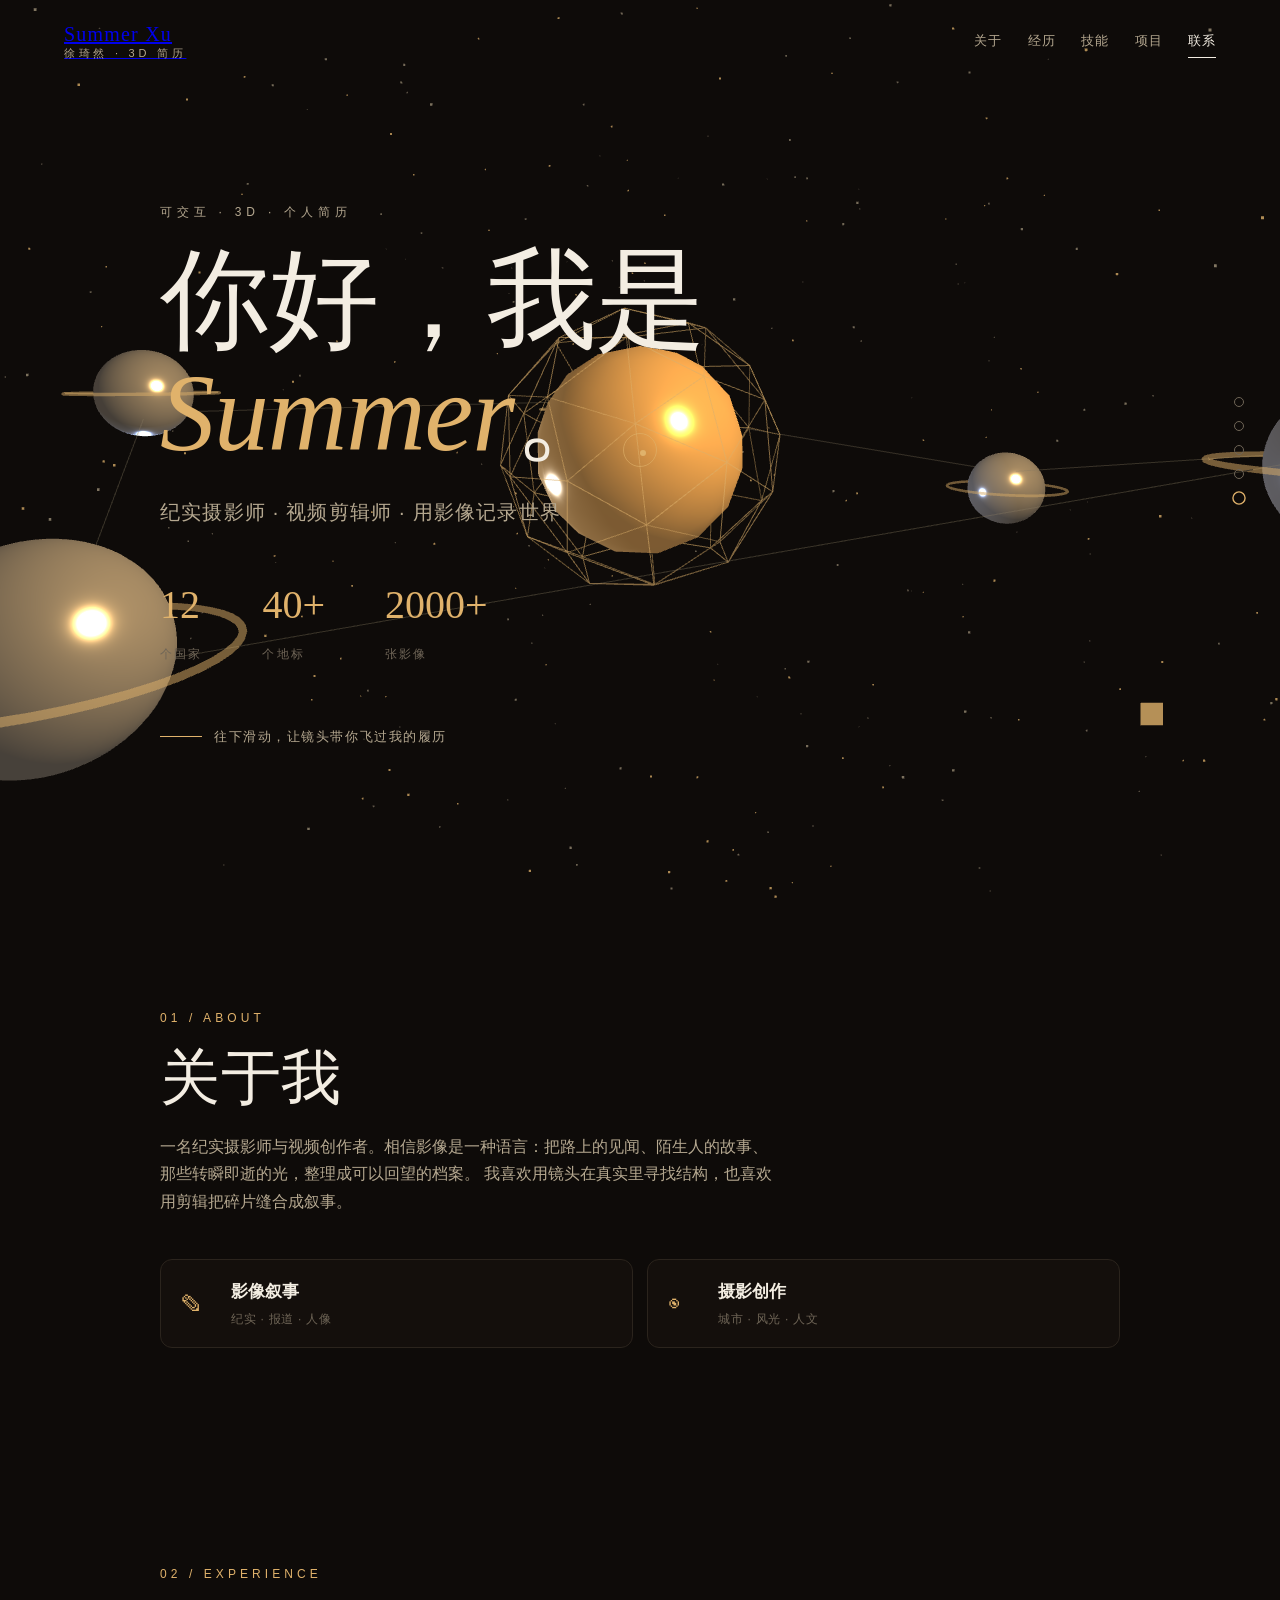
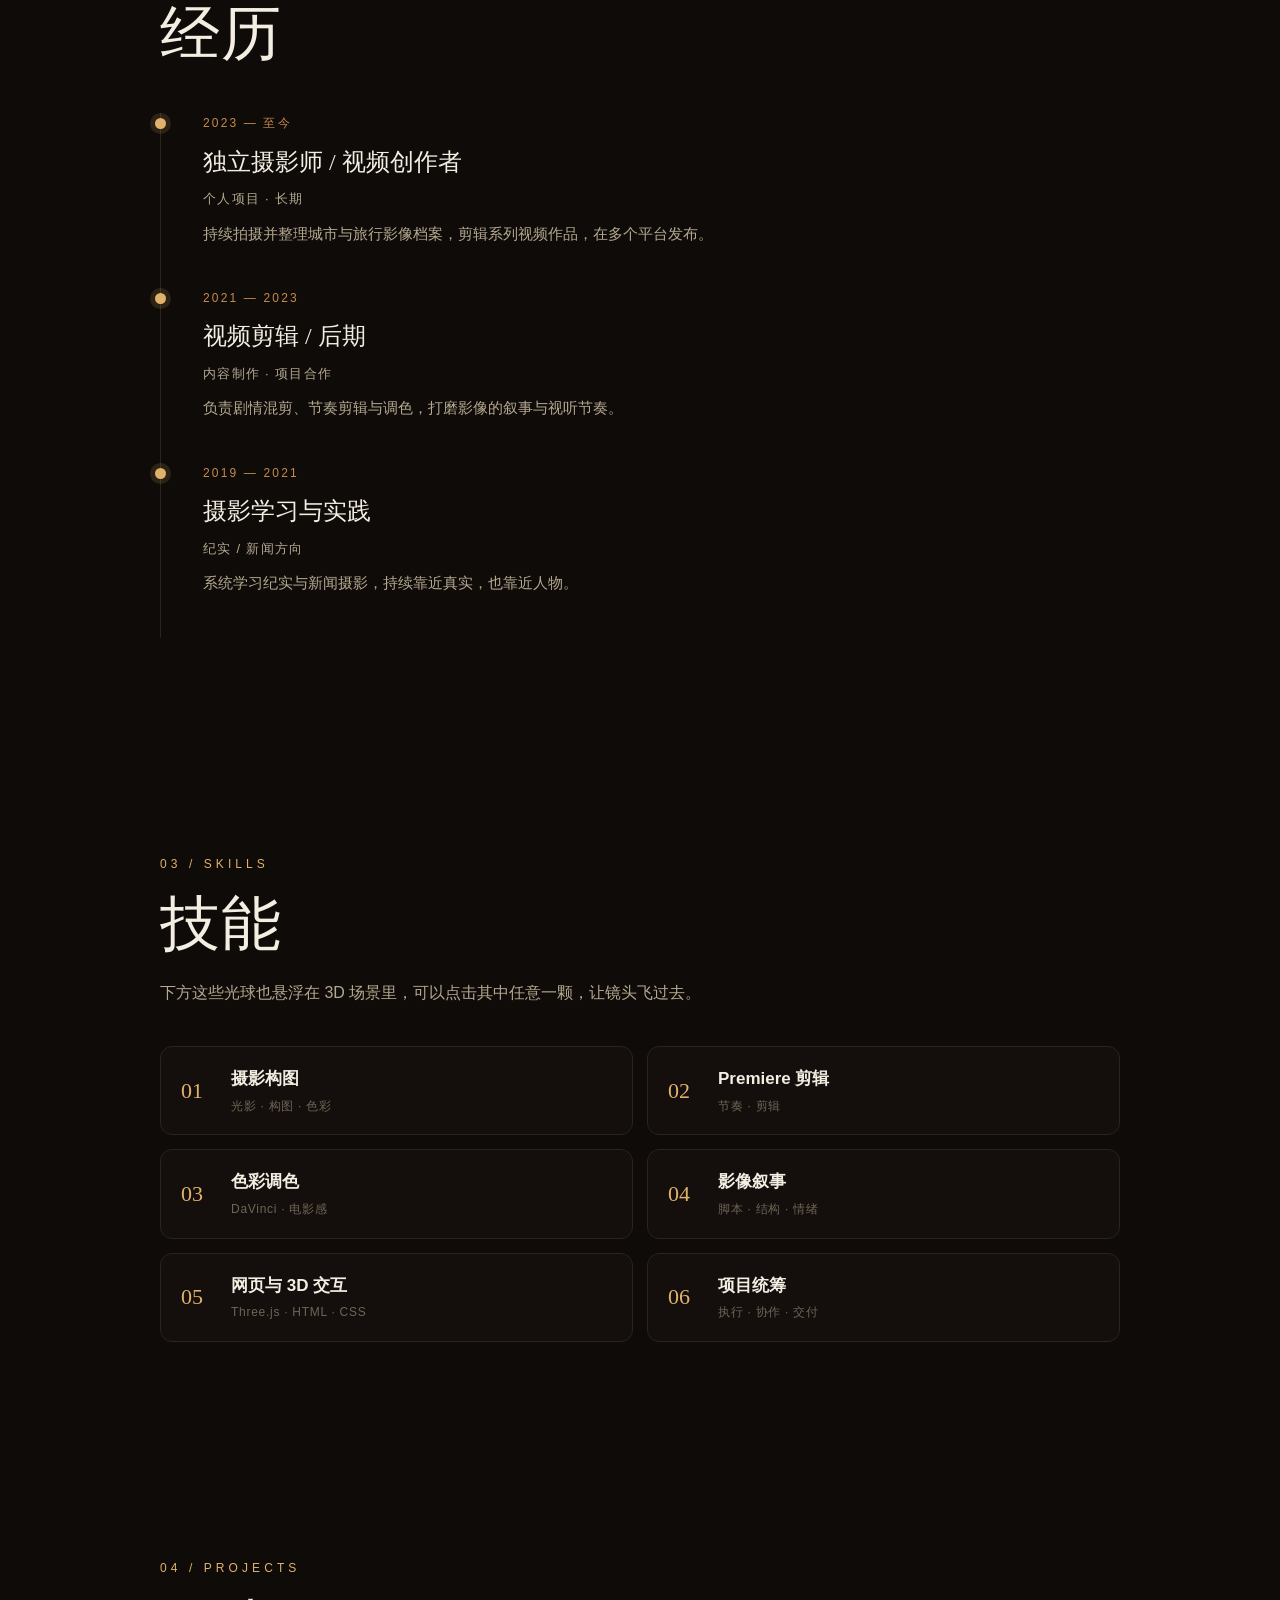
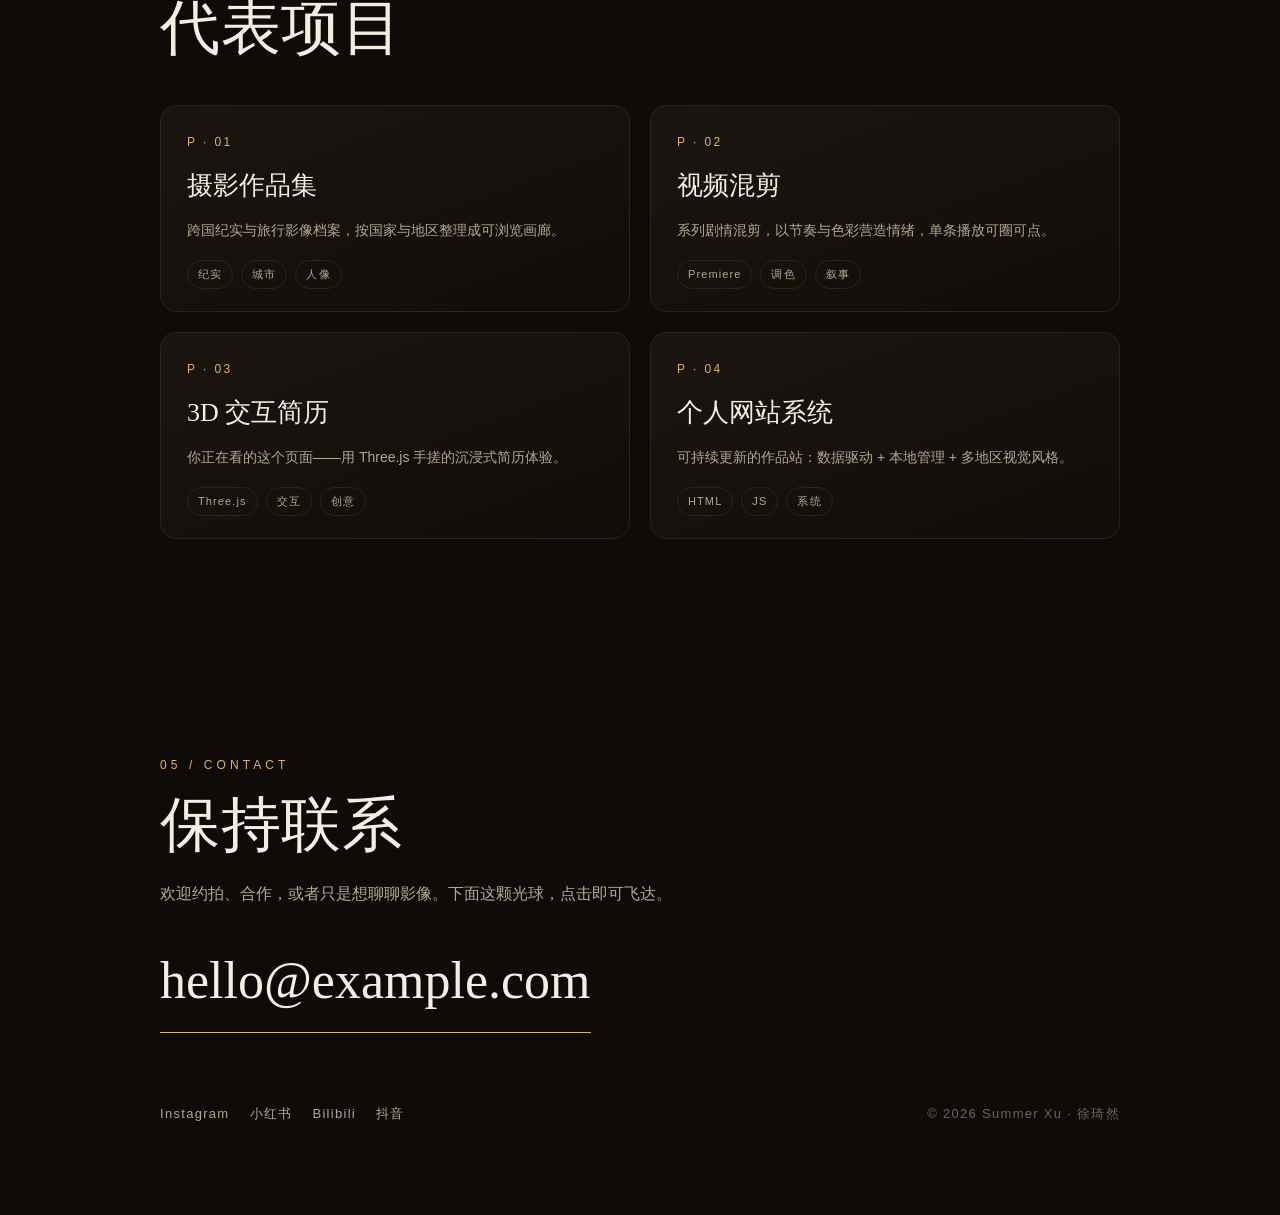
<file: resume3d.html>
<!DOCTYPE html>
<html lang="zh-CN">
<head>
  <meta charset="UTF-8">
  <meta name="viewport" content="width=device-width, initial-scale=1.0">
  <title>Summer Xu · 3D 简历</title>
  <style>
    :root {
      --bg: #0e0b09;
      --bg-soft: #181310;
      --ink: #f3ede2;
      --ink-soft: #b5a890;
      --ink-dim: #6f6557;
      --line: #2b241d;
      --accent: #e0b26b;
      --accent-2: #c98a4b;
      --serif: Georgia, "Songti SC", "STSong", "Noto Serif SC", serif;
      --sans: "Helvetica Neue", "PingFang SC", "Hiragino Sans GB", "Noto Sans SC", -apple-system, sans-serif;
    }
    * { margin: 0; padding: 0; box-sizing: border-box; }
    html { scroll-behavior: smooth; }
    body, html { height: 100%; }
    body {
      background: var(--bg);
      color: var(--ink);
      font-family: var(--sans);
      line-height: 1.7;
      -webkit-font-smoothing: antialiased;
      overflow-x: hidden;
    }
    ::selection { background: var(--accent); color: #1a1305; }

    /* ---------- 3D 画布 ---------- */
    #scene {
      position: fixed; inset: 0; z-index: 0;
      pointer-events: none;
    }
    #scene canvas { display: block; }

    /* ---------- 加载页 ---------- */
    #loader {
      position: fixed; inset: 0; z-index: 9999;
      display: grid; place-items: center;
      background: var(--bg);
      transition: opacity .8s ease, visibility .8s ease;
    }
    #loader.is-done { opacity: 0; visibility: hidden; }
    .loader__inner { text-align: center; }
    .loader__ring {
      width: 48px; height: 48px; margin: 0 auto 18px;
      border: 1px solid var(--line); border-top-color: var(--accent);
      border-radius: 50%; animation: spin 1s linear infinite;
    }
    @keyframes spin { to { transform: rotate(360deg); } }
    .loader__t { font-family: var(--serif); letter-spacing: .4em; font-size: 14px; color: var(--ink-soft); }

    /* ---------- 导航 ---------- */
    header.site {
      position: fixed; top: 0; left: 0; right: 0; z-index: 40;
      display: flex; align-items: center; justify-content: space-between;
      padding: 22px clamp(20px, 5vw, 64px);
      border-bottom: 1px solid transparent;
      transition: border-color .4s ease, background .4s ease, backdrop-filter .4s ease;
    }
    header.site.is-scrolled {
      background: rgba(14, 11, 9, .72);
      border-color: var(--line);
      backdrop-filter: blur(12px);
    }
    .brand { display: grid; gap: 1px; line-height: 1.2; }
    .brand__en { font-family: var(--serif); font-size: 20px; letter-spacing: .06em; }
    .brand__zh { font-size: 11px; letter-spacing: .34em; color: var(--ink-soft); }
    nav.links { display: flex; gap: 26px; align-items: center; }
    nav.links a {
      font-size: 13px; letter-spacing: .06em; color: var(--ink-soft);
      text-decoration: none; position: relative; padding: 4px 0;
      transition: color .25s ease;
    }
    nav.links a::after {
      content: ""; position: absolute; left: 0; right: 0; bottom: -2px; height: 1px;
      background: var(--ink); transform: scaleX(0); transform-origin: left;
      transition: transform .3s ease;
    }
    nav.links a:hover, nav.links a.is-active { color: var(--ink); }
    nav.links a:hover::after, nav.links a.is-active::after { transform: scaleX(1); }
    @media (max-width: 640px) { nav.links a { font-size: 12px; } nav.links a:nth-child(4) { display: none; } }

    /* ---------- 滚动正文覆盖层 ---------- */
    .overlay { position: relative; z-index: 10; }
    section { max-width: 1080px; margin: 0 auto; padding: clamp(70px, 12vh, 130px) clamp(22px, 6vw, 60px); }
    .eyebrow {
      font-size: 12px; letter-spacing: .34em; text-transform: uppercase;
      color: var(--accent); margin-bottom: 18px;
    }
    .sec-title {
      font-family: var(--serif); font-size: clamp(34px, 5vw, 60px);
      font-weight: 400; line-height: 1.08; letter-spacing: .01em;
    }
    .sec-lead { margin-top: 22px; max-width: 620px; color: var(--ink-soft); font-size: 16px; }
    .fade { opacity: 0; transform: translateY(24px); transition: opacity .7s ease, transform .7s ease; }
    .fade.on { opacity: 1; transform: none; }

    /* ---------- 首页 Hero ---------- */
    .hero {
      min-height: 100vh; display: flex; flex-direction: column; justify-content: center;
      padding-top: 110px; padding-bottom: 60px;
    }
    .hero .kicker {
      font-size: 12px; letter-spacing: .4em; text-transform: uppercase;
      color: var(--ink-soft); margin-bottom: 22px;
    }
    .hero h1 {
      font-family: var(--serif); font-weight: 400;
      font-size: clamp(46px, 9vw, 110px); line-height: 1.02; letter-spacing: -.01em;
    }
    .hero h1 .accent { color: var(--accent); font-style: italic; }
    .hero .role { margin-top: 26px; font-size: clamp(16px, 2vw, 20px); color: var(--ink-soft); letter-spacing: .06em; }
    .hero .stats { margin-top: 42px; display: flex; gap: clamp(28px, 5vw, 60px); flex-wrap: wrap; }
    .stat b { display: block; font-family: var(--serif); font-size: clamp(26px, 3.4vw, 40px); color: var(--accent); font-weight: 400; }
    .stat span { font-size: 12px; letter-spacing: .18em; text-transform: uppercase; color: var(--ink-dim); }
    .hero .hint { margin-top: 60px; display: flex; align-items: center; gap: 12px; color: var(--ink-soft); font-size: 13px; letter-spacing: .12em; }
    .hint .line { width: 42px; height: 1px; background: var(--accent); }

    /* ---------- 经历时间线 ---------- */
    .timeline { margin-top: 46px; border-left: 1px solid var(--line); padding-left: clamp(20px, 4vw, 42px); }
    .tl-item { position: relative; padding-bottom: 42px; }
    .tl-item::before {
      content: ""; position: absolute; left: calc(-1 * clamp(20px, 4vw, 42px) - 6px); top: 5px;
      width: 11px; height: 11px; border-radius: 50%; background: var(--accent);
      box-shadow: 0 0 0 5px rgba(224, 178, 107, .14);
    }
    .tl-item__meta { font-size: 12px; letter-spacing: .18em; color: var(--accent-2); text-transform: uppercase; }
    .tl-item__role { font-family: var(--serif); font-size: 24px; margin: 8px 0 6px; }
    .tl-item__org { font-size: 13px; letter-spacing: .1em; color: var(--ink-soft); margin-bottom: 10px; }
    .tl-item__p { color: var(--ink-soft); font-size: 15px; max-width: 560px; }

    /* ---------- 技能 ---------- */
    .skills { margin-top: 40px; display: grid; grid-template-columns: repeat(2, 1fr); gap: 14px; }
    @media (max-width: 640px) { .skills { grid-template-columns: 1fr; } }
    .skill {
      border: 1px solid var(--line); border-radius: 12px; padding: 18px 20px;
      background: rgba(30, 24, 18, .4); display: flex; align-items: center; gap: 16px;
      transition: border-color .3s ease, transform .3s ease, background .3s ease, box-shadow .3s ease;
    }
    .skill:hover {
      border-color: var(--accent); background: rgba(38, 30, 22, .6);
      box-shadow: 0 10px 32px rgba(0,0,0,.4); transform: translateY(-2px);
    }
    .skill__no { font-family: var(--serif); font-size: 22px; color: var(--accent); width: 34px; flex: none; }
    .skill__name { font-size: 17px; font-weight: 600; }
    .skill__tag { font-size: 12px; color: var(--ink-dim); letter-spacing: .06em; margin-top: 2px; }

    /* ---------- 项目 ---------- */
    .cards { margin-top: 44px; display: grid; grid-template-columns: repeat(2, 1fr); gap: 20px; }
    @media (max-width: 720px) { .cards { grid-template-columns: 1fr; } }
    .card {
      position: relative; border: 1px solid var(--line); border-radius: 16px; overflow: hidden;
      background: linear-gradient(160deg, rgba(38, 30, 22, .55), rgba(20, 16, 12, .5));
      transition: transform .35s ease, border-color .35s ease, box-shadow .35s ease;
      display: block; color: inherit; text-decoration: none;
    }
    .card:hover { transform: translateY(-4px); border-color: var(--accent); box-shadow: 0 20px 46px rgba(0,0,0,.5); }
    .card__pad { padding: 26px 26px 22px; }
    .card__no { font-size: 12px; letter-spacing: .2em; color: var(--accent); }
    .card__title { font-family: var(--serif); font-size: 26px; margin: 12px 0 10px; }
    .card__p { color: var(--ink-soft); font-size: 14px; }
    .card__tags { margin-top: 18px; display: flex; flex-wrap: wrap; gap: 8px; }
    .card__tags span { font-size: 11px; letter-spacing: .1em; color: var(--ink-soft); border: 1px solid var(--line); padding: 4px 10px; border-radius: 999px; }

    /* ---------- 联系 ---------- */
    .contact { padding-bottom: 90px; }
    .contact a.big {
      display: inline-block; margin-top: 30px; font-family: var(--serif);
      font-size: clamp(28px, 5vw, 52px); color: var(--ink); text-decoration: none;
      border-bottom: 1px solid var(--accent); padding-bottom: 6px; transition: color .3s ease;
    }
    .contact a.big:hover { color: var(--accent); }
    .foot-row { margin-top: 70px; display: flex; flex-wrap: wrap; justify-content: space-between; gap: 16px; color: var(--ink-dim); font-size: 13px; letter-spacing: .1em; }
    .socials { display: flex; gap: 20px; }
    .socials a { color: var(--ink-soft); text-decoration: none; font-size: 13px; letter-spacing: .1em; transition: color .25s; }
    .socials a:hover { color: var(--accent); }

    /* ---------- 3D 球上的提示标签 ---------- */
    .node-tip {
      position: fixed; z-index: 30; pointer-events: none;
      transform: translate(-50%, 0); padding: 6px 12px; border-radius: 999px;
      background: rgba(14, 11, 9, .85); border: 1px solid var(--line);
      color: var(--ink); font-size: 12px; letter-spacing: .12em; white-space: nowrap;
      opacity: 0; transition: opacity .2s ease; box-shadow: 0 8px 24px rgba(0,0,0,.4);
    }
    .node-tip.is-on { opacity: 1; }

    /* ---------- 自定义光标 ---------- */
    .cursor {
      position: fixed; z-index: 9998; pointer-events: none; left: 0; top: 0;
      transform: translate(-50%, -50%);
    }
    .cursor__dot { width: 6px; height: 6px; border-radius: 50%; background: var(--accent); }
    .cursor__ring {
      width: 34px; height: 34px; border-radius: 50%; border: 1px solid rgba(224,178,107,.6);
      position: absolute; left: 0; top: 0; transform: translate(-50%,-50%);
      transition: width .25s ease, height .25s ease, border-color .25s ease, opacity .25s ease;
    }
    .cursor.is-hover .cursor__ring { width: 54px; height: 54px; border-color: var(--accent); }
    .cursor.is-hover .cursor__dot { background: #fff; }
    @media (pointer: coarse) { .cursor { display: none; } }

    /* ---------- 侧边秒点 ---------- */
    .rail { position: fixed; right: clamp(16px, 3vw, 36px); top: 50%; transform: translateY(-50%); z-index: 20; display: grid; gap: 14px; }
    .rail a { width: 10px; height: 10px; border-radius: 50%; border: 1px solid var(--ink-dim); position: relative; transition: border-color .3s, transform .3s; }
    .rail a.is-active { border-color: var(--accent); transform: scale(1.35); }
    .rail a:hover::after {
      content: attr(data-t); position: absolute; right: 20px; top: 50%; transform: translateY(-50%);
      font-size: 11px; letter-spacing: .12em; color: var(--ink-soft); white-space: nowrap;
    }
    @media (max-width: 720px) { .rail { display: none; } }

    @media (prefers-reduced-motion: reduce) {
      * { transition: none !important; animation: none !important; }
    }
  </style>
</head>
<body>
  <!-- 加载页 -->
  <div id="loader"><div class="loader__inner"><div class="loader__ring"></div><div class="loader__t">LOADING</div></div></div>

  <!-- 3D 场景容器 -->
  <div id="scene"></div>

  <!-- 导航 -->
  <header class="site" id="siteHead">
    <a class="brand" href="#hero">
      <span class="brand__en">Summer Xu</span>
      <span class="brand__zh">徐琦然 · 3D 简历</span>
    </a>
    <nav class="links" aria-label="版块">
      <a href="#about">关于</a>
      <a href="#experience">经历</a>
      <a href="#skills">技能</a>
      <a href="#projects">项目</a>
      <a href="#contact">联系</a>
    </nav>
  </header>

  <!-- 侧边秒点 -->
  <div class="rail" id="rail"></div>

  <!-- 正文覆盖层 -->
  <main class="overlay">
    <section class="hero" id="hero" data-sec="hero">
      <div class="kicker fade">可交互 · 3D · 个人简历</div>
      <h1 class="fade">你好，我是 <span class="accent">Summer</span>。</h1>
      <p class="role fade">纪实摄影师 · 视频剪辑师 · 用影像记录世界</p>
      <div class="stats fade">
        <div class="stat"><b>12</b><span>个国家</span></div>
        <div class="stat"><b>40+</b><span>个地标</span></div>
        <div class="stat"><b>2000+</b><span>张影像</span></div>
      </div>
      <div class="hint fade"><span class="line"></span>往下滑动，让镜头带你飞过我的履历</div>
    </section>

    <section id="about" data-sec="about">
      <div class="eyebrow fade">01 / About</div>
      <h2 class="sec-title fade">关于我</h2>
      <p class="sec-lead fade">
        一名纪实摄影师与视频创作者。相信影像是一种语言：把路上的见闻、陌生人的故事、那些转瞬即逝的光，整理成可以回望的档案。
        我喜欢用镜头在真实里寻找结构，也喜欢用剪辑把碎片缝合成叙事。
      </p>
      <div class="skills" style="margin-top:44px">
        <div class="skill fade"><span class="skill__no">✎</span><div><div class="skill__name">影像叙事</div><div class="skill__tag">纪实 · 报道 · 人像</div></div></div>
        <div class="skill fade"><span class="skill__no">◉</span><div><div class="skill__name">摄影创作</div><div class="skill__tag">城市 · 风光 · 人文</div></div></div>
      </div>
    </section>

    <section id="experience" data-sec="experience">
      <div class="eyebrow fade">02 / Experience</div>
      <h2 class="sec-title fade">经历</h2>
      <div class="timeline">
        <div class="tl-item fade">
          <div class="tl-item__meta">2023 — 至今</div>
          <div class="tl-item__role">独立摄影师 / 视频创作者</div>
          <div class="tl-item__org">个人项目 · 长期</div>
          <div class="tl-item__p">持续拍摄并整理城市与旅行影像档案，剪辑系列视频作品，在多个平台发布。</div>
        </div>
        <div class="tl-item fade">
          <div class="tl-item__meta">2021 — 2023</div>
          <div class="tl-item__role">视频剪辑 / 后期</div>
          <div class="tl-item__org">内容制作 · 项目合作</div>
          <div class="tl-item__p">负责剧情混剪、节奏剪辑与调色，打磨影像的叙事与视听节奏。</div>
        </div>
        <div class="tl-item fade">
          <div class="tl-item__meta">2019 — 2021</div>
          <div class="tl-item__role">摄影学习与实践</div>
          <div class="tl-item__org">纪实 / 新闻方向</div>
          <div class="tl-item__p">系统学习纪实与新闻摄影，持续靠近真实，也靠近人物。</div>
        </div>
      </div>
    </section>

    <section id="skills" data-sec="skills">
      <div class="eyebrow fade">03 / Skills</div>
      <h2 class="sec-title fade">技能</h2>
      <p class="sec-lead fade">下方这些光球也悬浮在 3D 场景里，可以点击其中任意一颗，让镜头飞过去。</p>
      <div class="skills">
        <div class="skill fade"><span class="skill__no">01</span><div><div class="skill__name">摄影构图</div><div class="skill__tag">光影 · 构图 · 色彩</div></div></div>
        <div class="skill fade"><span class="skill__no">02</span><div><div class="skill__name">Premiere 剪辑</div><div class="skill__tag">节奏 · 剪辑</div></div></div>
        <div class="skill fade"><span class="skill__no">03</span><div><div class="skill__name">色彩调色</div><div class="skill__tag">DaVinci · 电影感</div></div></div>
        <div class="skill fade"><span class="skill__no">04</span><div><div class="skill__name">影像叙事</div><div class="skill__tag">脚本 · 结构 · 情绪</div></div></div>
        <div class="skill fade"><span class="skill__no">05</span><div><div class="skill__name">网页与 3D 交互</div><div class="skill__tag">Three.js · HTML · CSS</div></div></div>
        <div class="skill fade"><span class="skill__no">06</span><div><div class="skill__name">项目统筹</div><div class="skill__tag">执行 · 协作 · 交付</div></div></div>
      </div>
    </section>

    <section id="projects" data-sec="projects">
      <div class="eyebrow fade">04 / Projects</div>
      <h2 class="sec-title fade">代表项目</h2>
      <div class="cards">
        <a class="card fade" href="#contact">
          <div class="card__pad">
            <div class="card__no">P · 01</div>
            <div class="card__title">摄影作品集</div>
            <div class="card__p">跨国纪实与旅行影像档案，按国家与地区整理成可浏览画廊。</div>
            <div class="card__tags"><span>纪实</span><span>城市</span><span>人像</span></div>
          </div>
        </a>
        <a class="card fade" href="#contact">
          <div class="card__pad">
            <div class="card__no">P · 02</div>
            <div class="card__title">视频混剪</div>
            <div class="card__p">系列剧情混剪，以节奏与色彩营造情绪，单条播放可圈可点。</div>
            <div class="card__tags"><span>Premiere</span><span>调色</span><span>叙事</span></div>
          </div>
        </a>
        <a class="card fade" href="#contact">
          <div class="card__pad">
            <div class="card__no">P · 03</div>
            <div class="card__title">3D 交互简历</div>
            <div class="card__p">你正在看的这个页面——用 Three.js 手搓的沉浸式简历体验。</div>
            <div class="card__tags"><span>Three.js</span><span>交互</span><span>创意</span></div>
          </div>
        </a>
        <a class="card fade" href="#contact">
          <div class="card__pad">
            <div class="card__no">P · 04</div>
            <div class="card__title">个人网站系统</div>
            <div class="card__p">可持续更新的作品站：数据驱动 + 本地管理 + 多地区视觉风格。</div>
            <div class="card__tags"><span>HTML</span><span>JS</span><span>系统</span></div>
          </div>
        </a>
      </div>
    </section>

    <section class="contact" id="contact" data-sec="contact">
      <div class="eyebrow fade">05 / Contact</div>
      <h2 class="sec-title fade">保持联系</h2>
      <p class="sec-lead fade">欢迎约拍、合作，或者只是想聊聊影像。下面这颗光球，点击即可飞达。</p>
      <a class="big fade" href="mailto:hello@example.com">hello@example.com</a>
      <div class="foot-row">
        <div class="socials">
          <a href="#">Instagram</a>
          <a href="#">小红书</a>
          <a href="#">Bilibili</a>
          <a href="#">抖音</a>
        </div>
        <div>© <span id="year"></span> Summer Xu · 徐琦然</div>
      </div>
    </section>
  </main>

  <!-- 3D 光球悬停标签 -->
  <div class="node-tip" id="nodeTip"></div>

  <!-- 自定义光标 -->
  <div class="cursor" id="cursor"><div class="cursor__ring"></div><div class="cursor__dot"></div></div>

  <script src="js/three.min.js"></script>
  <script>
  (function () {
    "use strict";
    document.getElementById("year").textContent = new Date().getFullYear();

    var SECTION_ORDER = ["about", "experience", "skills", "projects", "contact"];
    var COLORS = { accent: 0xe0b26b, soft: 0x8a7c63, cream: 0xf3ede2, bg: 0x0e0b09 };

    // ---------- 场景 ----------
    var container = document.getElementById("scene");
    var renderer = new THREE.WebGLRenderer({ antialias: true, alpha: true });
    renderer.setPixelRatio(Math.min(window.devicePixelRatio || 1, 2));
    renderer.setSize(window.innerWidth, window.innerHeight);
    container.appendChild(renderer.domElement);

    var scene = new THREE.Scene();
    var camera = new THREE.PerspectiveCamera(58, window.innerWidth / window.innerHeight, 0.1, 300);
    var CAM_R = 11, CAM_H = 1.2;
    camera.position.set(CAM_R * Math.cos(0), CAM_H, CAM_R * Math.sin(0));
    camera.lookAt(0, 0, 0);

    scene.fog = new THREE.FogExp2(COLORS.bg, 0.018);

    // 灯光
    scene.add(new THREE.AmbientLight(0xffffff, 0.55));
    var keyLight = new THREE.PointLight(0xe0b26b, 1.4, 60);
    keyLight.position.set(6, 6, 8);
    scene.add(keyLight);
    var rim = new THREE.PointLight(0x6a86c9, 0.8, 50);
    rim.position.set(-8, -4, -6);
    scene.add(rim);

    // 星星
    function makeStars(n, r0, r1, color, size) {
      var arr = [];
      for (var i = 0; i < n; i++) {
        var p = Math.acos(2 * Math.random() - 1);
        var t = Math.random() * Math.PI * 2;
        var r = r0 + Math.random() * (r1 - r0);
        arr.push(r * Math.sin(p) * Math.cos(t), r * Math.cos(p), r * Math.sin(p) * Math.sin(t));
      }
      var g = new THREE.BufferGeometry();
      g.setAttribute("position", new THREE.Float32BufferAttribute(arr, 3));
      var m = new THREE.PointsMaterial({ color: color, size: size, sizeAttenuation: true, transparent: true, opacity: 0.8 });
      return new THREE.Points(g, m);
    }
    var stars = makeStars(1100, 20, 60, 0xb8a98c, 0.14);
    scene.add(stars);
    var dust = makeStars(500, 8, 22, 0xe0b26b, 0.07);
    scene.add(dust);

    // ---------- 中央核心（对应 Hero） ----------
    var core = new THREE.Mesh(
      new THREE.IcosahedronGeometry(1.2, 2),
      new THREE.MeshStandardMaterial({ color: COLORS.accent, roughness: 0.25, metalness: 0.35, emissive: 0x3a2410, emissiveIntensity: 0.8 })
    );
    scene.add(core);
    var coreWire = new THREE.Mesh(
      new THREE.IcosahedronGeometry(1.65, 1),
      new THREE.MeshBasicMaterial({ color: COLORS.accent, wireframe: true, transparent: true, opacity: 0.35 })
    );
    scene.add(coreWire);

    // ---------- 版块光球（5 颗） ----------
    var group = new THREE.Group();
    scene.add(group);
    var N = SECTION_ORDER.length;
    var R = 6.4;
    var nodes = [];
    for (var i = 0; i < N; i++) {
      var a = (i / N) * Math.PI * 2 - Math.PI / 2;
      var x = R * Math.cos(a), z = R * Math.sin(a);
      var y = (i % 2 === 0 ? 0.4 : -0.6);
      var node = new THREE.Mesh(
        new THREE.SphereGeometry(0.55, 32, 32),
        new THREE.MeshStandardMaterial({ color: COLORS.cream, roughness: 0.2, metalness: 0.6, emissive: 0x241a10, emissiveIntensity: 0.5 })
      );
      node.position.set(x, y, z);
      node.userData = { idx: i, sec: SECTION_ORDER[i], baseY: y };
      group.add(node);
      nodes.push(node);

      // 环
      var ring = new THREE.Mesh(
        new THREE.TorusGeometry(0.85, 0.02, 8, 48),
        new THREE.MeshBasicMaterial({ color: COLORS.accent, transparent: true, opacity: 0.5 })
      );
      ring.rotation.x = Math.PI / 2;
      node.add(ring);
    }

    // 连线（星座）
    var linePts = [];
    for (var k = 0; k < N; k++) {
      var p1 = nodes[k].position;
      var p2 = nodes[(k + 1) % N].position;
      linePts.push(p1.clone(), p2.clone());
    }
    var lineGeo = new THREE.BufferGeometry().setFromPoints(linePts);
    var lines = new THREE.LineSegments(lineGeo, new THREE.LineBasicMaterial({ color: COLORS.soft, transparent: true, opacity: 0.35 }));
    group.add(lines);

    // ---------- 交互状态 ----------
    var activeIdx = -1;         // -1 = hero
    var targetAngle = 0;
    var curAngle = 0;
    var targetDist = CAM_R, curDist = CAM_R;
    var targetH = CAM_H, curH = CAM_H;
    var hover = -1;
    var raycaster = new THREE.Raycaster();
    var mouse = new THREE.Vector2(0, 0);
    var pmouse = new THREE.Vector2(0, 0);

    // 角度基准：node i 的角度
    function nodeAngle(i) { return (i / N) * Math.PI * 2 - Math.PI / 2; }

    var sections = [];
    SECTION_ORDER.forEach(function (id) {
      var el = document.getElementById(id);
      if (el) sections.push({ id: id, el: el });
    });

    function setActive(id) {
      var idx = SECTION_ORDER.indexOf(id);
      activeIdx = idx;
      if (idx >= 0) {
        targetAngle = nodeAngle(idx);
        targetDist = 8.6;
        targetH = 0.6;
      } else {
        targetAngle = 0;
        targetDist = CAM_R;
        targetH = CAM_H;
      }
      // 导航 + 秒点状态
      document.querySelectorAll("nav.links a, .rail a").forEach(function (a) {
        var href = a.getAttribute("href");
        a.classList.toggle("is-active", id === "hero" ? href === "#hero" : href === "#" + id);
      });
    }

    // IntersectionObserver 检测当前版块
    var io = new IntersectionObserver(function (entries) {
      entries.forEach(function (e) {
        if (e.isIntersecting) setActive(e.target.dataset.sec || e.target.id);
      });
    }, { rootMargin: "-45% 0px -45% 0px", threshold: 0 });
    document.querySelectorAll("section[data-sec]").forEach(function (s) { io.observe(s); });

    // ---------- 侧边秒点渲染 ----------
    var rail = document.getElementById("rail");
    var railMap = {};
    SECTION_ORDER.forEach(function (id) {
      var a = document.createElement("a");
      a.setAttribute("href", "#" + id);
      a.setAttribute("data-t", document.getElementById(id).querySelector(".sec-title") ? document.getElementById(id).querySelector(".sec-title").textContent : id);
      a.addEventListener("click", function (ev) { ev.preventDefault(); document.getElementById(id).scrollIntoView({ behavior: "smooth" }); });
      rail.appendChild(a);
      railMap[id] = a;
    });

    // ---------- 鼠标 ----------
    var cursor = document.getElementById("cursor");
    var curX = innerWidth / 2, curY = innerHeight / 2;
    document.addEventListener("pointermove", function (e) {
      mouse.x = (e.clientX / innerWidth) * 2 - 1;
      mouse.y = -(e.clientY / innerHeight) * 2 + 1;
      pmouse.x = e.clientX / innerWidth - 0.5;
      pmouse.y = e.clientY / innerHeight - 0.5;
      curX = e.clientX; curY = e.clientY;
    });

    function toSection(id) {
      document.getElementById(id).scrollIntoView({ behavior: "smooth" });
    }

    // 点击命中的光球 → 飞到对应版块
    renderer.domElement.style.pointerEvents = "none";
    // 让点击仍能命中 canvas；我们监听 window 的 pointerdown，命中光球时滚动到版块
    document.addEventListener("pointerdown", function (e) {
      var p = { x: (e.clientX / innerWidth) * 2 - 1, y: -(e.clientY / innerHeight) * 2 + 1 };
      raycaster.setFromCamera(p, camera);
      var hits = raycaster.intersectObjects(nodes, false);
      if (hits.length) {
        var idx = hits[0].object.userData.idx;
        toSection(SECTION_ORDER[idx]);
      }
    });

    // ---------- 动画循环 ----------
    var tip = document.getElementById("nodeTip");
    var clock = new THREE.Clock();
    var time = 0;
    function animate() {
      requestAnimationFrame(animate);
      var dt = clock.getDelta();
      time += dt;

      // 平滑相机
      curAngle += (targetAngle - curAngle) * 0.06;
      curDist += (targetDist - curDist) * 0.06;
      curH += (targetH - curH) * 0.06;
      // 鼠标视差
      var px = pmouse.x * 1.3, py = pmouse.y * 0.8;
      var cx = Math.cos(curAngle), sz = Math.sin(curAngle);
      camera.position.set(curDist * cx + px, curH + py, curDist * sz);
      camera.lookAt(px * 0.4, py * 0.4, 0);

      // 星星缓慢旋转
      stars.rotation.y += dt * 0.012;
      dust.rotation.y -= dt * 0.02;

      // 核心脉动
      var s = 1 + Math.sin(time * 1.4) * 0.05;
      core.scale.setScalar(s);
      core.rotation.x += dt * 0.15; core.rotation.y += dt * 0.2;
      coreWire.rotation.x -= dt * 0.12; coreWire.rotation.y -= dt * 0.16;

      // 光球浮动 + 旋转环
      for (var i = 0; i < nodes.length; i++) {
        var nd = nodes[i];
        var isHover = hover === i;
        var targetScale = isHover ? 1.55 : 1.0;
        nd.scale.lerp(new THREE.Vector3(targetScale, targetScale, targetScale), 0.15);
        nd.rotation.y += dt * (isHover ? 1.4 : 0.4);
        nd.position.y = nd.userData.baseY + Math.sin(time * 0.8 + i) * 0.25;
        nd.children[0].rotation.z += dt * 1.2;
      }
      // 连线透明度随 hover
      lines.material.opacity = hover >= 0 ? 0.6 : 0.35;

      // 悬停标签
      if (hover >= 0) {
        var nd = nodes[hover];
        var v = nd.position.clone().applyMatrix4(group.matrixWorld);
        v.project(camera);
        var sx = (v.x * 0.5 + 0.5) * innerWidth;
        var sy = (-v.y * 0.5 + 0.5) * innerHeight;
        tip.style.left = sx + "px";
        tip.style.top = (sy - 26) + "px";
        tip.textContent = "点击进入 · " + SECTION_ORDER[hover];
        tip.classList.add("is-on");
      } else {
        tip.classList.remove("is-on");
      }

      // 光标
      cursor.style.transform = "translate(" + curX + "px," + curY + "px)";
      cursor.classList.toggle("is-hover", hover >= 0);

      // 悬停检测（用上一帧 mouse）
      raycaster.setFromCamera(mouse, camera);
      var hits = raycaster.intersectObjects(nodes, false);
      hover = hits.length ? hits[0].object.userData.idx : -1;

      renderer.render(scene, camera);
    }

    // ---------- 自适应 ----------
    window.addEventListener("resize", function () {
      camera.aspect = innerWidth / innerHeight;
      camera.updateProjectionMatrix();
      renderer.setSize(innerWidth, innerHeight);
      renderer.setPixelRatio(Math.min(devicePixelRatio || 1, 2));
    });

    // ---------- 头部背景滚动态 ----------
    var head = document.getElementById("siteHead");
    window.addEventListener("scroll", function () {
      head.classList.toggle("is-scrolled", window.scrollY > 30);
    }, { passive: true });

    // ---------- 渐显 ----------
    var fadeIO = new IntersectionObserver(function (entries) {
      entries.forEach(function (e) { if (e.isIntersecting) { e.target.classList.add("on"); fadeIO.unobserve(e.target); } });
    }, { threshold: 0.12 });
    document.querySelectorAll(".fade").forEach(function (el) { fadeIO.observe(el); });

    // ---------- 启动 ----------
    setActive("hero");
    animate();
    setTimeout(function () { document.getElementById("loader").classList.add("is-done"); }, 700);
  })();
  </script>
</body>
</html>
</file>
